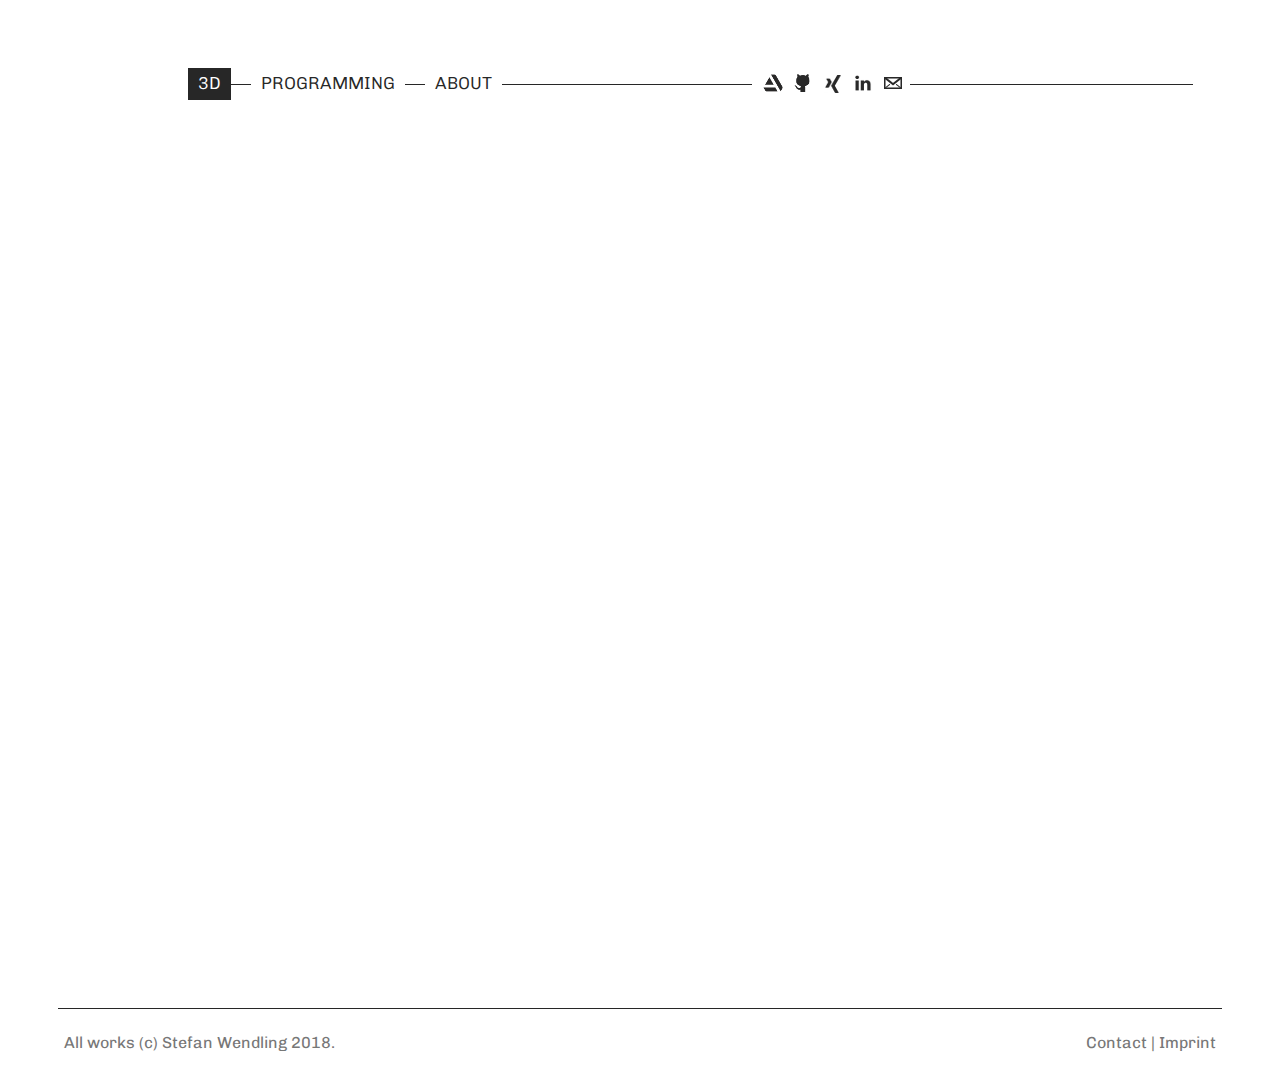
<file: index.html>
<html>
    <head>
        <link href="https://fonts.googleapis.com/css?family=Chivo:300,700i" rel="stylesheet"> 
        <link rel="stylesheet" type="text/css" href="css/style.css">
        <script type="text/javascript" src = "js/jsfunctions.js"></script>
        <meta charset="windows-1252">
        <link href="images/favicon.ico" rel="icon" type="image/ico" />
        <title>Stefan Wendling</title>
    </head>
    <body onresize="calc_contentgrid();">
        <div id="menu_entry" data-active="0"></div>
        
        <div class="content_block">
            <div class="content_wrapper" id="projects_entry">
            </div>
        </div>
        
        <script>drawHeader();</script>
        <script>drawProjects();</script>
        <script>calcContentgrid();</script>
        <script>drawFooter();</script>
        
        
    </body>
</html>
</file>
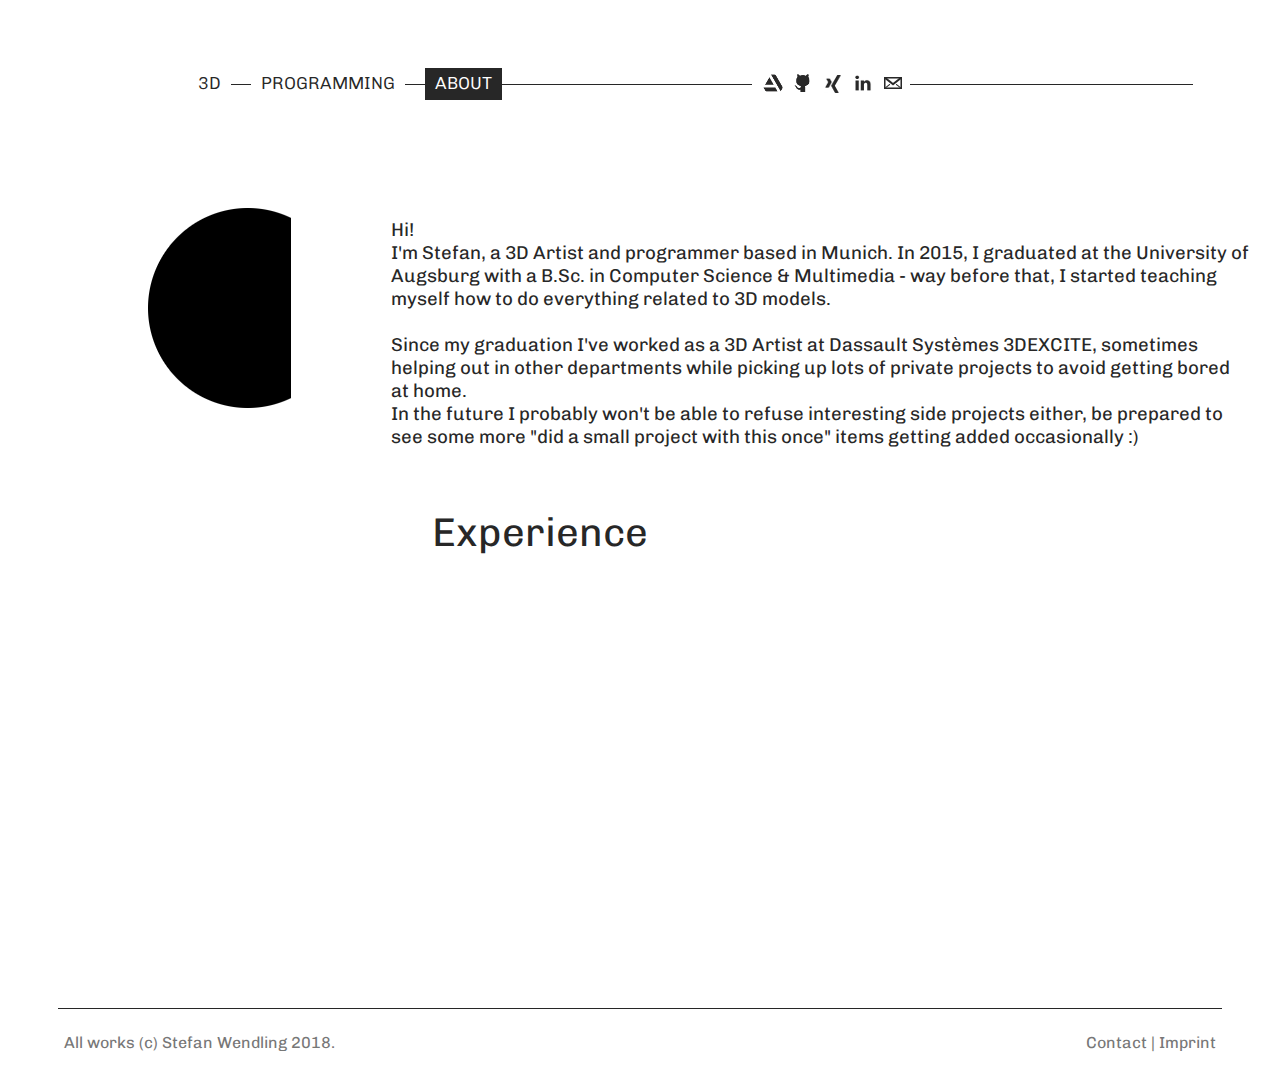
<file: about.html>
<html>
    <head>
        <link href="https://fonts.googleapis.com/css?family=Chivo:300,700i" rel="stylesheet"> 
        <link rel="stylesheet" type="text/css" href="css/style.css">
        <script type="text/javascript" src = "js/jsfunctions.js"></script>
        <meta charset="windows-1252">
        <link href="images/favicon.ico" rel="icon" type="image/ico" />
        <title>Stefan Wendling</title>
    </head>
    <body onresize="calc_contentgrid();">
        <div id="menu_entry" data-active="2"></div>
        
        <div class="content_block">
            <div class="content_wrapper_about">
                <div class="noselect profileblock">
                    <div class="profilepic"></div>
                        <div class="profiletext">
                        
                            Hi! <br> I'm Stefan, a 3D Artist and programmer based in Munich. 
                            In 2015, I graduated at the University of Augsburg with a B.Sc. in Computer Science & Multimedia - way before that, I started teaching myself how to do everything related to 3D models. <br><br>
                            Since my graduation I've worked as a 3D Artist at Dassault Syst�mes 3DEXCITE, sometimes helping out in other departments while picking up lots of private projects to avoid getting bored at home. <br>
                            In the future I probably won't be able to refuse interesting side projects either, be prepared to see some more "did a small project with this once" items getting added occasionally :) <br><br>
                      
                            
                            
                        </div>
                </div>
                <div class="noselect skillsheader">Experience</div>
                <div class="skillsblock" id="skills_ip">
                </div>
            </div>
        </div>
        
        <script>drawHeader();drawSkills();drawFooter();</script>
        
        
        
    </body>
</html>
</file>
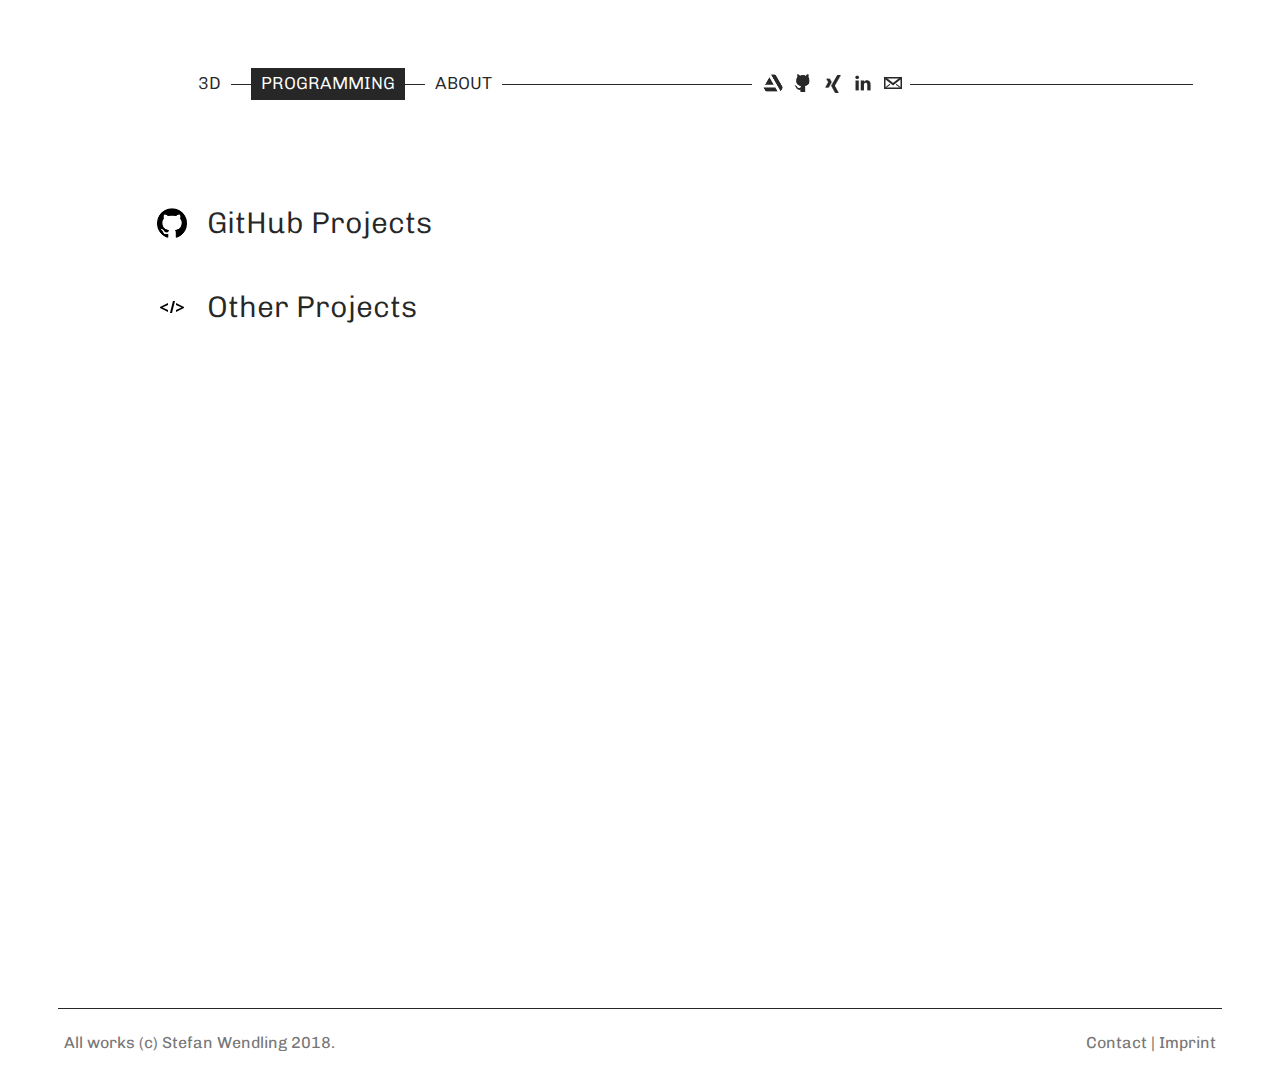
<file: experience.html>
<html>
    <head>
        <link href="https://fonts.googleapis.com/css?family=Chivo:300,300i" rel="stylesheet"> 
        <link rel="stylesheet" type="text/css" href="css/style.css">
        <script type="text/javascript" src = "js/jsfunctions.js"></script>
        <meta charset="windows-1252">
        <link href="images/favicon.ico" rel="icon" type="image/ico" />
        <title>Stefan Wendling</title>
    </head>
    <body onresize="calc_contentgrid();">
        <div id="menu_entry" data-active="1"></div>
        
        <div class="content_block">
            <div class="content_wrapper_exp">
                <div class = "content_coding">
                    <div class = "content_coding_header_img">
                        <img src = "images/git_big.png">
                    </div>
                    <div class = "noselect content_coding_header">
                        GitHub Projects
                    </div>
                    <div class = "menu_spacer_submenu"></div>
                    <div id="git_entry"></div>
                        
                </div>
                <br>
                <br>
                <br>
                
                <div class = "content_coding">
                    <div class = "content_coding_header_img">
                        <img src = "images/coding_other_big.png">
                    </div>
                    <div class = "noselect content_coding_header">
                        Other Projects
                    </div>
                    <div class = "menu_spacer_submenu"></div>
                    <div id="other_entry"></div>
                        
                </div>
                <br>
                <br>
                <br>
            
        </div>
            
            
        </div>
        
        <script>drawHeader();</script>
        <script>drawFooter();drawRepos();</script>
        
        
    </body>
</html>
</file>
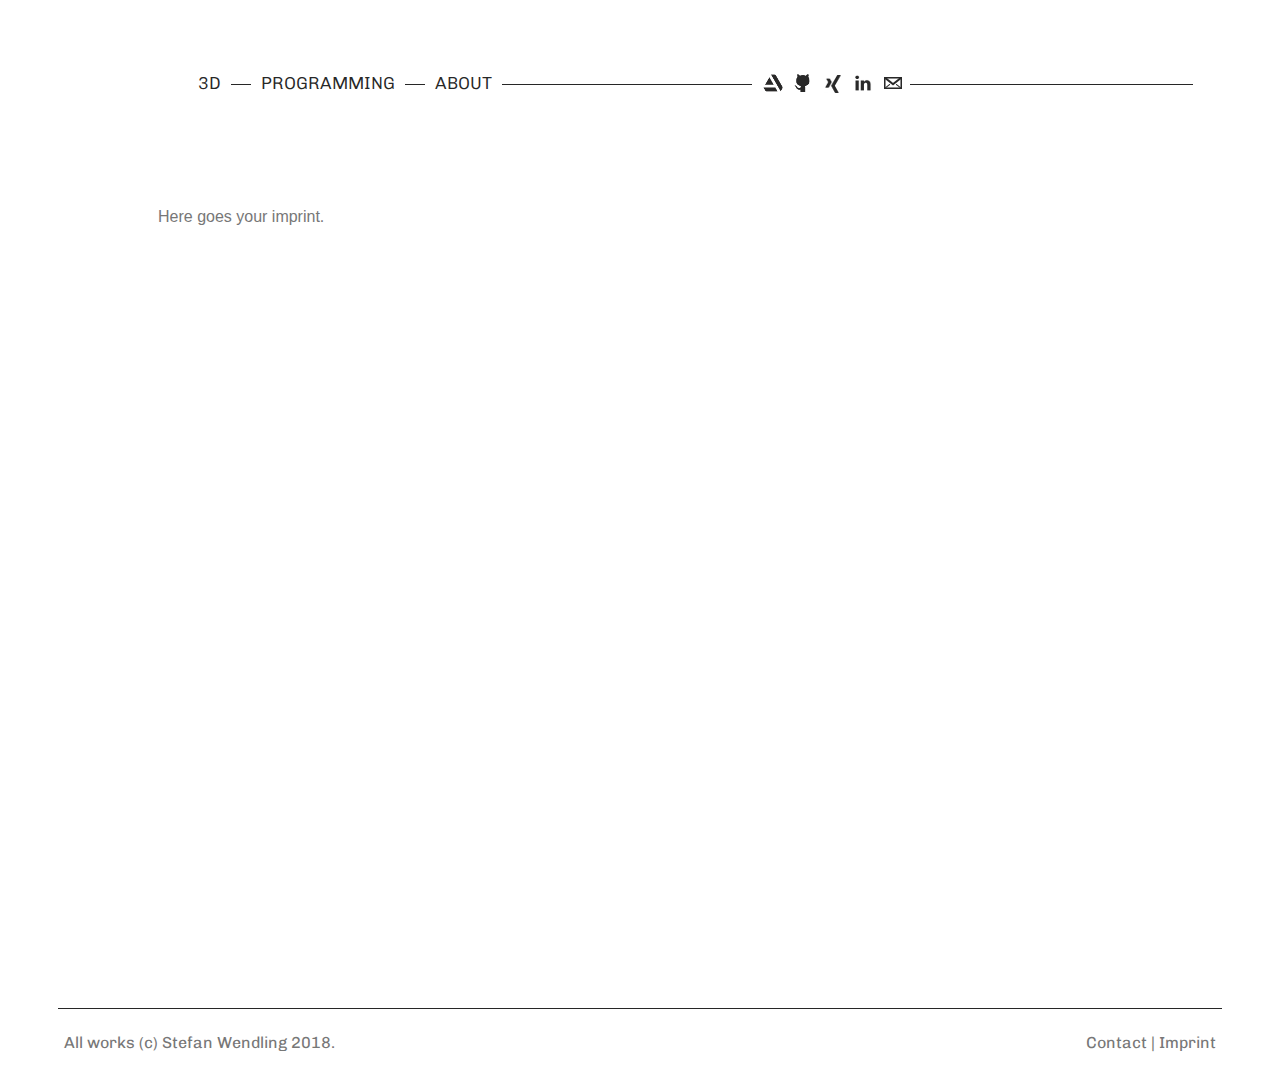
<file: imprint.html>
<html>
    <head>
        <link href="https://fonts.googleapis.com/css?family=Chivo:300,700i" rel="stylesheet"> 
        <link rel="stylesheet" type="text/css" href="css/style.css">
        <link rel="stylesheet" type="text/css" href="mail/mail.css">
        <script type="text/javascript" src = "js/jsfunctions.js"></script>
        <script type="text/javascript" src = "mail/mail.js"></script>
        <meta charset="windows-1252">
        <link href="images/favicon.ico" rel="icon" type="image/ico" />
        <title>REPLACEME_your_title</title>
    </head>
    <body>
        <div id="menu_entry" data-active="-1"></div>
        
        <div class="content_block">
            <div class="content_wrapper" style="display:block;margin-left:150px;font-family: Arial, sans-serif;font-size: 12pt;width: 50%;color:#777;">
                Here goes your imprint.
            </div>
        </div>
        
        <script>drawHeader();</script>
        <script>drawFooter();</script>
        
        
    </body>
</html>
</file>
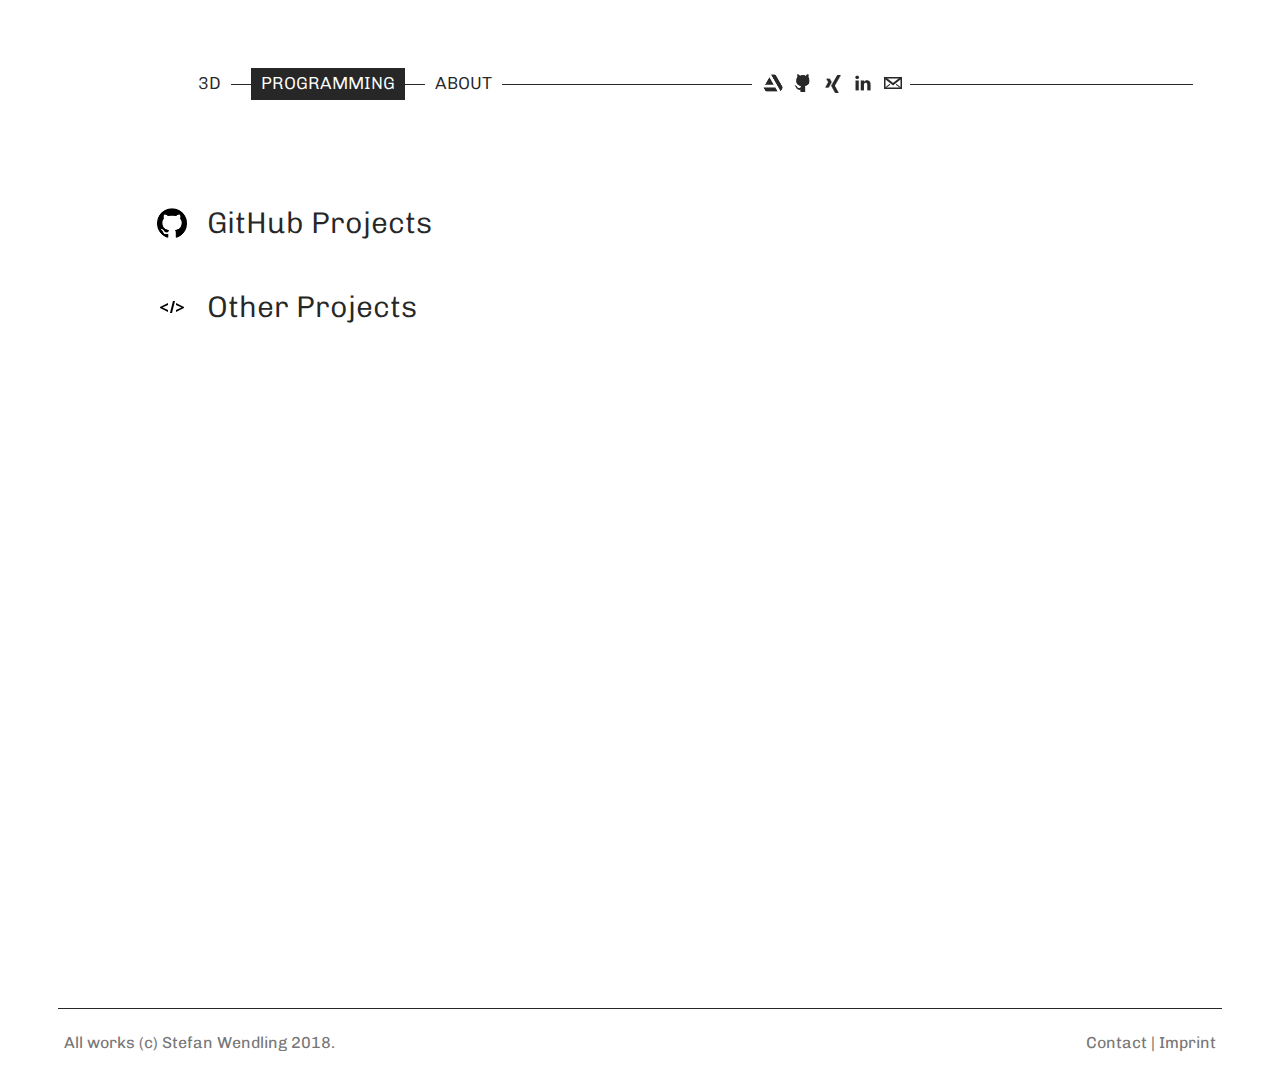
<file: programming.html>
<html>
    <head>
        <link href="https://fonts.googleapis.com/css?family=Chivo:300,300i" rel="stylesheet"> 
        <link rel="stylesheet" type="text/css" href="css/style.css">
        <link rel="stylesheet" type="text/css" href="mail/mail.css">
        <script type="text/javascript" src = "js/jsfunctions.js"></script>
        <script type="text/javascript" src = "mail/mail.js"></script>
        <meta charset="windows-1252">
        <link href="images/favicon.ico" rel="icon" type="image/ico" />
        <title>REPLACEME_your_title</title>
    </head>
    <body>
        <div id="menu_entry" data-active="1"></div>
        
        <div class="content_block">
            <div class="content_wrapper_exp">
                <div class = "content_coding">
                    <div class = "content_coding_header_img">
                        <img src = "images/git_big.png">
                    </div>
                    <div class = "noselect content_coding_header">
                        GitHub Projects
                    </div>
                    <div class = "menu_spacer_submenu"></div>
                    <div id="git_entry"></div>
                        
                </div>
                <br>
                <br>
                <br>
                
                <div class = "content_coding">
                    <div class = "content_coding_header_img">
                        <img src = "images/coding_other_big.png">
                    </div>
                    <div class = "noselect content_coding_header">
                        Other Projects
                    </div>
                    <div class = "menu_spacer_submenu"></div>
                    <div id="other_entry"></div>
                        
                </div>
                <br>
                <br>
                <br>
            
        </div>
            
            
        </div>
        
        <script>drawHeader();</script>
        <script>drawFooter();drawRepos();</script>
        
        
    </body>
</html>
</file>
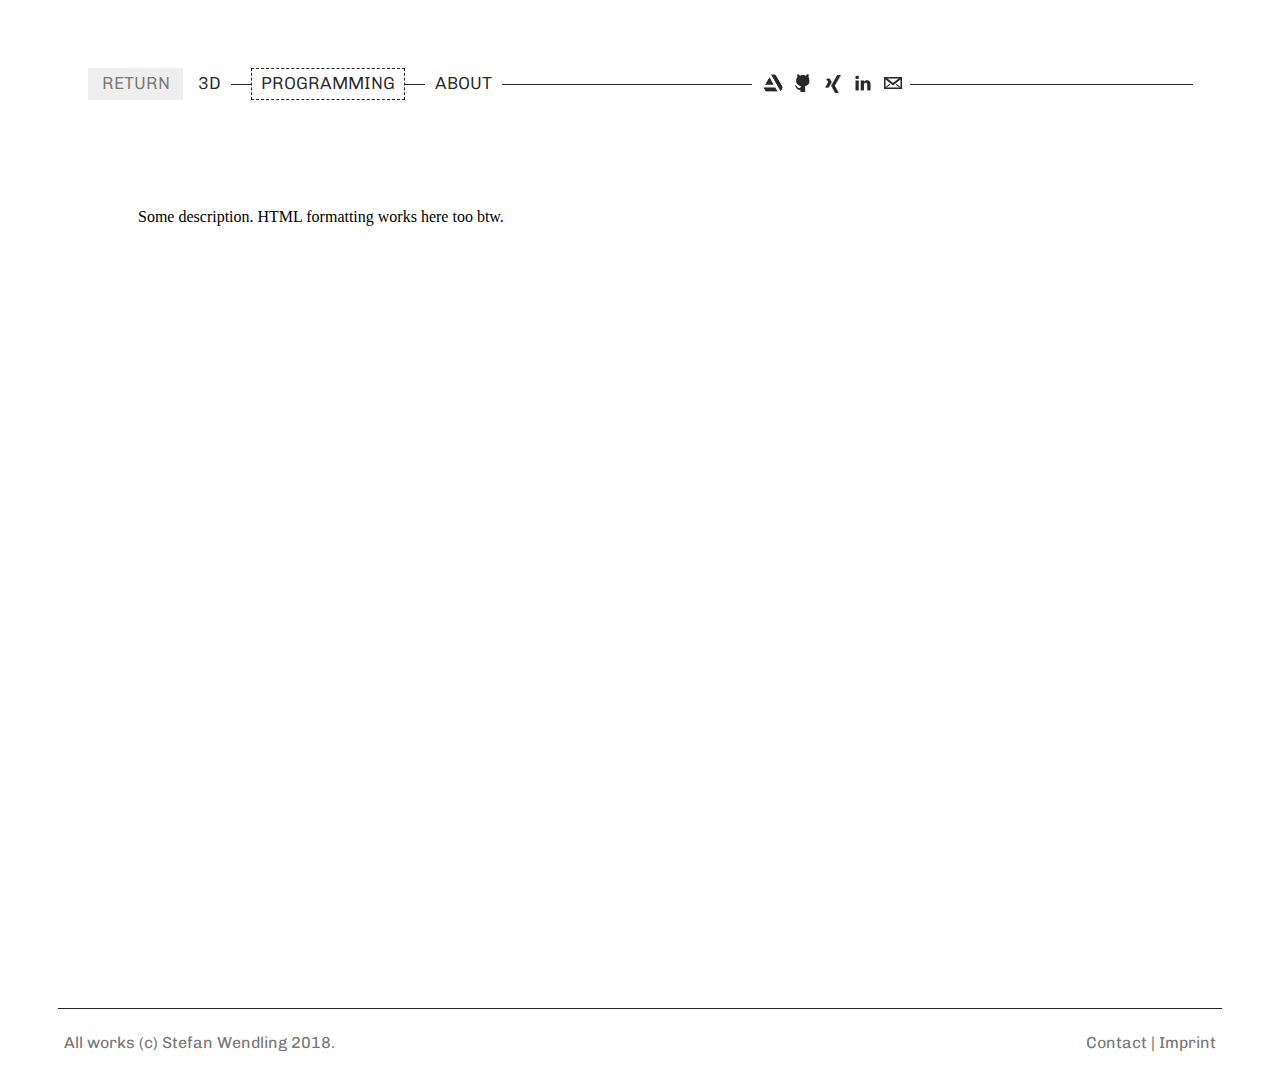
<file: codeprojects/example/project.html>
<html>
    <head>
        <link href="https://fonts.googleapis.com/css?family=Chivo:300,700i" rel="stylesheet"> 
        <link rel="stylesheet" type="text/css" href="../../css/style.css">
        <link rel="stylesheet" type="text/css" href="../../gallery/gallery.css">
        <link rel="stylesheet" type="text/css" href="../../mail/mail.css">
        <script type="text/javascript" src = "../../js/jsfunctions.js"></script>
        <script type="text/javascript" src = "../../gallery/gallery.js"></script>
        <script type="text/javascript" src = "../../mail/mail.js"></script>
        <meta charset="windows-1252">
        <link href="../../images/favicon.ico" rel="icon" type="image/ico" />
        <title>Stefan Wendling</title>
        <meta name="title" content="Example">
        <meta name="descr" content="An example.">
        <meta name="software" content='["C-Sharp", "Unity"]'>
        <meta name="downloads" content='["example.zip"]'>
    </head>
    <body>
        <div id="menu_entry" data-active="4"></div>
        
        <div class="content_block">
            <div class="content_wrapper" id="project_entry">
                Some description. HTML formatting works here too btw.
            </div>
        </div>
        
        <script>drawHeader();</script>
        <script>drawRepoProject();</script>
        <script>drawFooter();</script>
        
        
    </body>
</html>
</file>
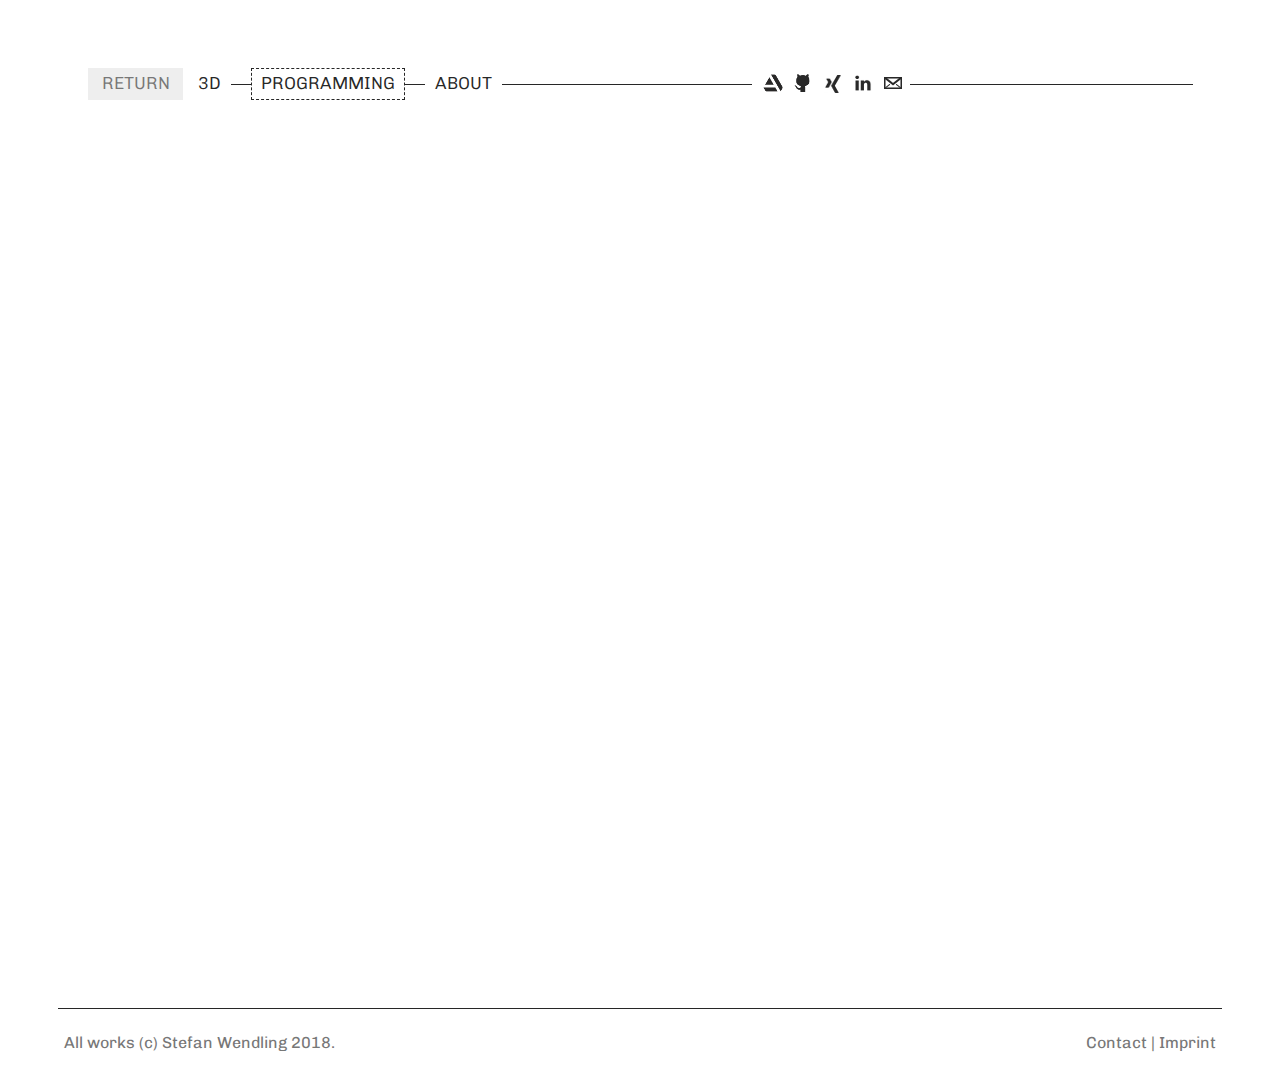
<file: codeprojects/test1/project.html>
<html>
    <head>
        <link href="https://fonts.googleapis.com/css?family=Chivo:300,700i" rel="stylesheet"> 
        <link rel="stylesheet" type="text/css" href="../../css/style.css">
        <link rel="stylesheet" type="text/css" href="../../gallery/gallery.css">
        <script type="text/javascript" src = "../../js/jsfunctions.js"></script>
        <script type="text/javascript" src = "../../gallery/gallery.js"></script>
        <meta charset="windows-1252">
        <link href="../../images/favicon.ico" rel="icon" type="image/ico" />
        <title>Stefan Wendling</title>
        <meta name="title" content="Testprojekt">
        <meta name="descr" content="Lorem ipsum dolor sit amet">
        <meta name="description" content="Lorem ipsum dolor sit ametLorem ipsum dolor sit ametLorem ipsum dolor sit ametLorem ipsum dolor sit ametLorem ipsum dolor sit ametLorem ipsum dolor sit ametLorem ipsum dolor sit ametLorem ipsum dolor sit ametLorem ipsum dolor sit ametLorem ipsum dolor sit ametLorem ipsum dolor sit ametLorem ipsum dolor sit ametLorem ipsum dolor sit ametLorem ipsum dolor sit ametLorem ipsum dolor sit ametLorem ipsum dolor sit ametLorem ipsum dolor sit amet">
        <meta name="software" content='["C", "C++", "Java", "PHP", "Python", "Javascript", "C-Sharp", "HTML"]'>
    </head>
    <body onresize="calc_contentgrid();">
        <div id="menu_entry" data-active="4"></div>
        
        <div class="content_block">
            <div class="content_wrapper" id="project_entry">
            </div>
        </div>
        
        <script>drawHeader();</script>
        <script>drawRepoProject();</script>
        <script>drawFooter();</script>
        
        
    </body>
</html>
</file>
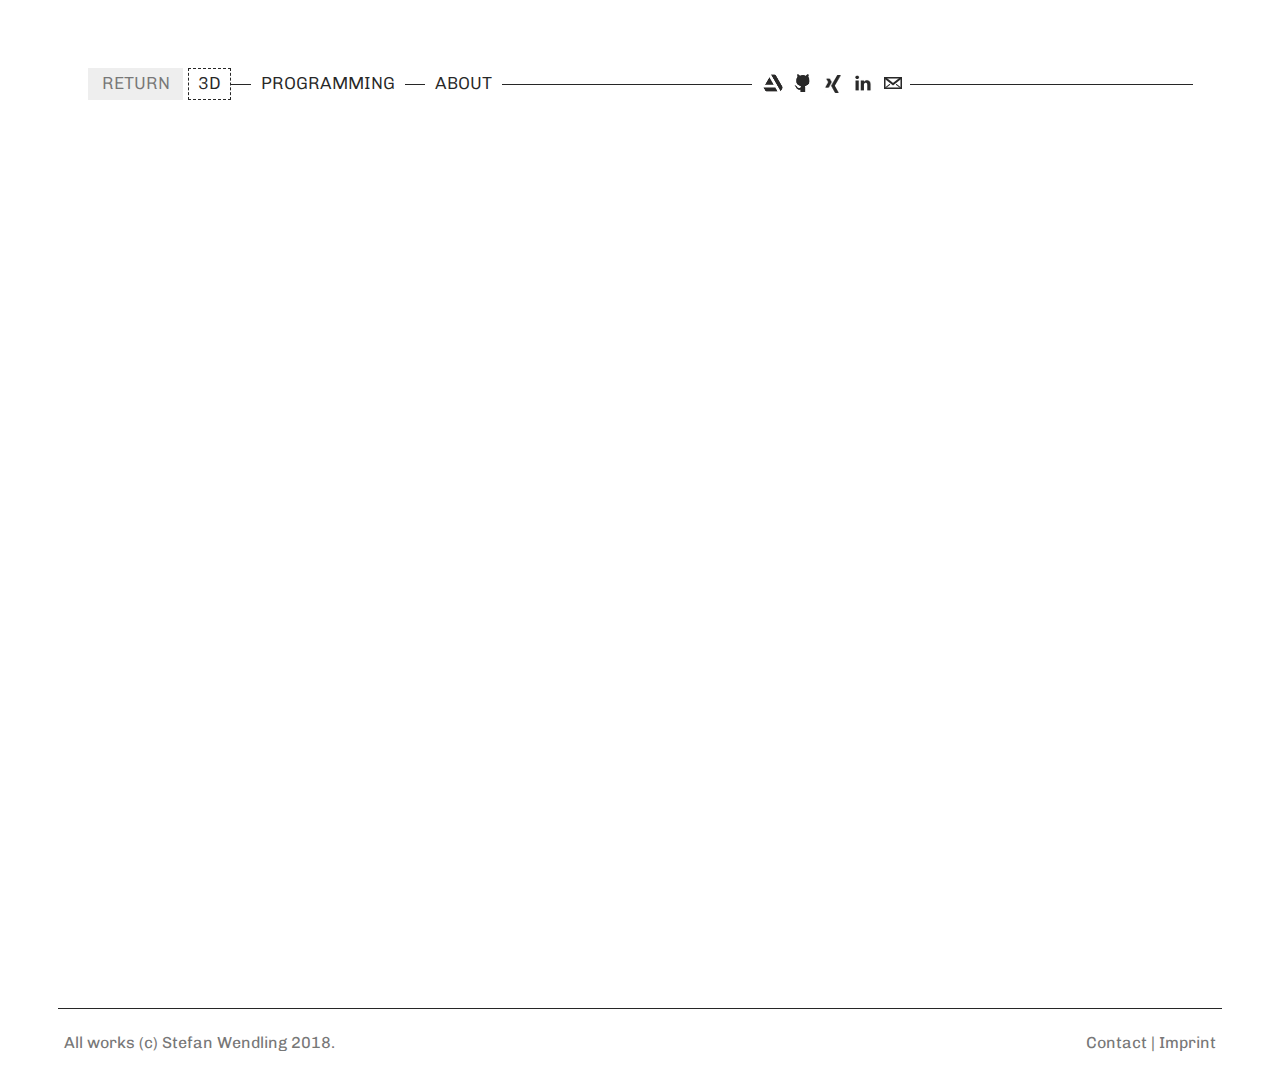
<file: projects/G_Substances/project.html>
<html>
    <head>
        <link href="https://fonts.googleapis.com/css?family=Chivo:300,700i" rel="stylesheet"> 
        <link rel="stylesheet" type="text/css" href="../../css/style.css">
        <link rel="stylesheet" type="text/css" href="../../gallery/gallery.css">
        <link rel="stylesheet" type="text/css" href="../../mail/mail.css">
        <script type="text/javascript" src = "../../js/jsfunctions.js"></script>
        <script type="text/javascript" src = "../../gallery/gallery.js"></script>
        <script type="text/javascript" src = "../../mail/mail.js"></script>
        <meta charset="windows-1252">
        <link href="../../images/favicon.ico" rel="icon" type="image/ico" />
        <title>REPLACEME_your_title</title>
        <meta name="title" content="Substances">
        <meta name="software" content='["sdesigner"]'>
        
    </head>
    <body>
        <div id="menu_entry" data-active="3"></div>
        
        <div class="content_block">
            <div class="content_wrapper" id="project_entry">
            </div>
        </div>
        
        <script>drawHeader();</script>
        <script>drawProject();</script>
        <script>drawFooter();</script>
        
        
    </body>
</html>
</file>
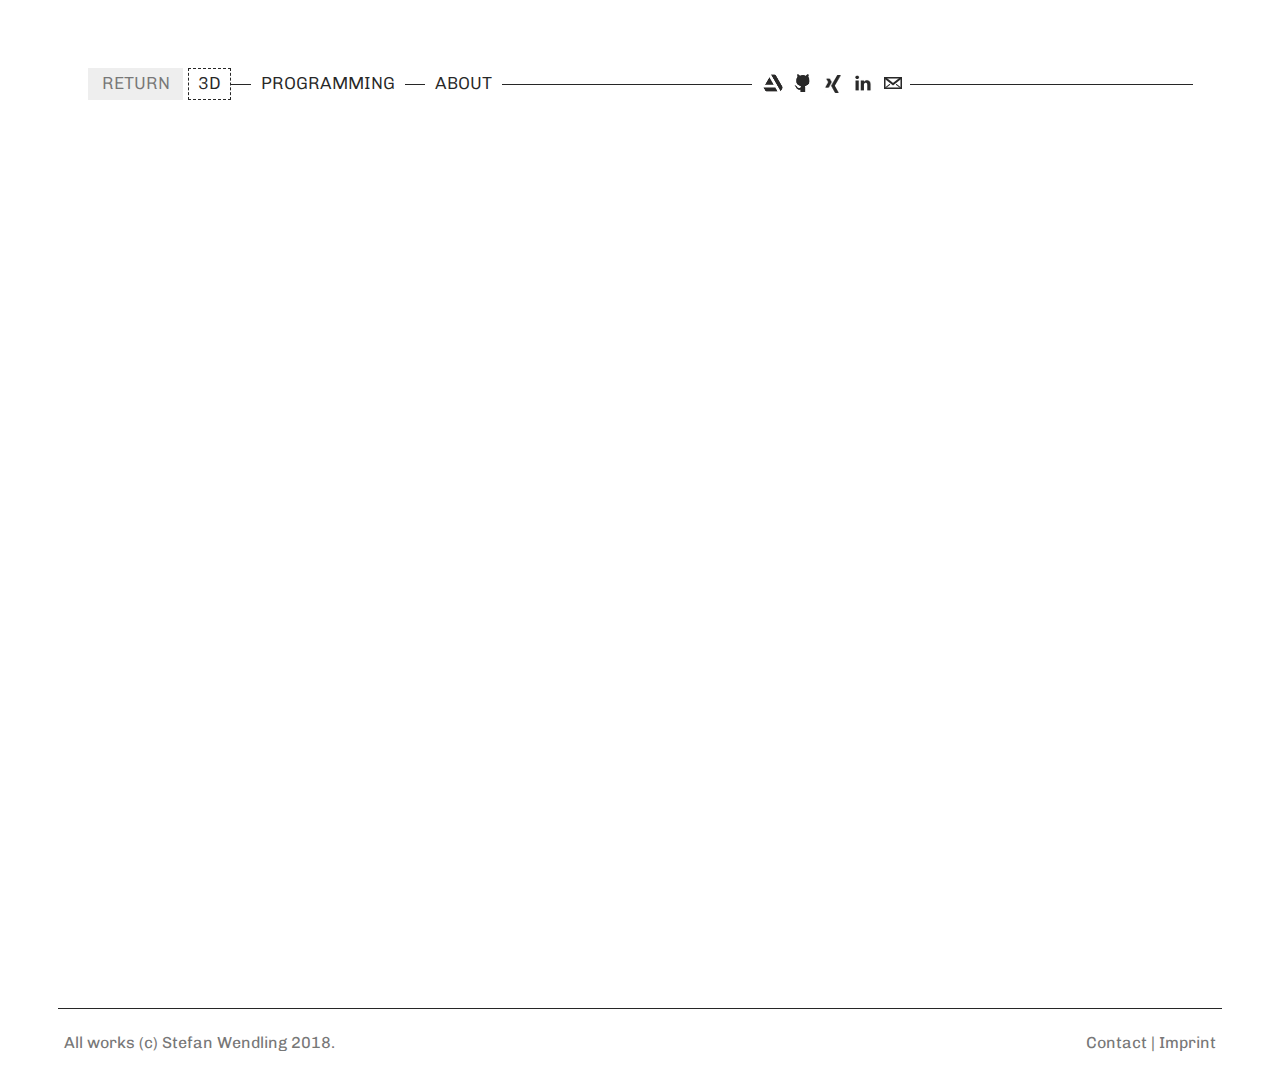
<file: projects/p1/project.html>
<html>
    <head>
        <link href="https://fonts.googleapis.com/css?family=Chivo:300,700i" rel="stylesheet"> 
        <link rel="stylesheet" type="text/css" href="../../css/style.css">
        <link rel="stylesheet" type="text/css" href="../../gallery/gallery.css">
        <script type="text/javascript" src = "../../js/jsfunctions.js"></script>
        <script type="text/javascript" src = "../../gallery/gallery.js"></script>
        <meta charset="windows-1252">
        <link href="../../images/favicon.ico" rel="icon" type="image/ico" />
        <title>Stefan Wendling</title>
        <meta name="title" content="Character">
        <meta name="video" content='["MqNAvZ96rXk"]'>
        <meta name="software" content='["blender","sdesigner","spainter","ue4"]'>
        
    </head>
    <body onresize="calc_contentgrid();">
        <div id="menu_entry" data-active="3"></div>
        
        <div class="content_block">
            <div class="content_wrapper" id="project_entry">
            </div>
        </div>
        
        <script>drawHeader();</script>
        <script>drawProject();</script>
        <script>drawFooter();</script>
        
        
    </body>
</html>
</file>
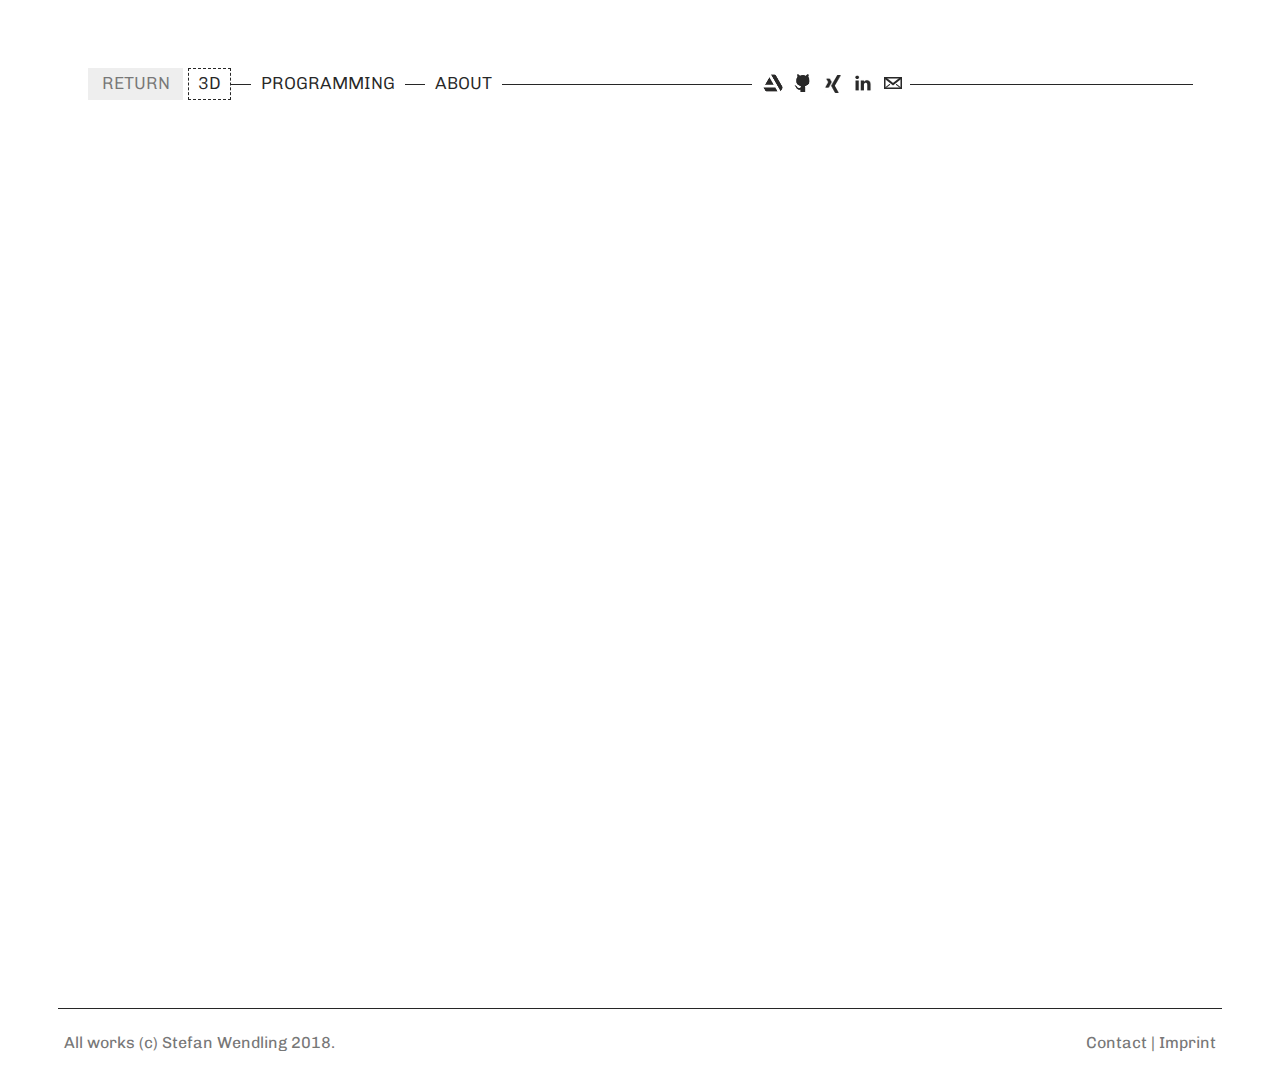
<file: projects/p2/project.html>
<html>
    <head>
        <link href="https://fonts.googleapis.com/css?family=Chivo:300,700i" rel="stylesheet"> 
        <link rel="stylesheet" type="text/css" href="../../css/style.css">
        <link rel="stylesheet" type="text/css" href="../../gallery/gallery.css">
        <script type="text/javascript" src = "../../js/jsfunctions.js"></script>
        <script type="text/javascript" src = "../../gallery/gallery.js"></script>
        <meta charset="windows-1252">
        <link href="../../images/favicon.ico" rel="icon" type="image/ico" />
        <title>Stefan Wendling</title>
        <meta name="title" content="Garage">
        <meta name="video" content='[]'>
        <meta name="software" content='["blender","sdesigner","spainter","ue4"]'>
    </head>
    <body onresize="calc_contentgrid();">
        <div id="menu_entry" data-active="3"></div>
        
        <div class="content_block">
            <div class="content_wrapper" id="project_entry">
            </div>
        </div>
        
        <script>drawHeader();</script>
        <script>drawProject();</script>
        <script>drawFooter();</script>
        
        
    </body>
</html>
</file>
<file: css/style.css>
/*variables*/

:root {
    --col: #fff;
    --complement: #272727;
    --complement_extreme: #000;
    --complement_extreme_transparent: rgba(0,0,0,0.6);
    --lowcontrast: #eee;
    --mediumcontrast: #bbb;
    --highcontrast: #777;
    --menu_line_h: 1px;
    --col_num_Content: 5;
    --element_size_Content: 275px;
    --contentHeight: 1px;
}

/*generic stuff*/

@keyframes spin {
    0% { transform: rotate(0deg); }
    100% { transform: rotate(360deg); }
}

@keyframes fadeIn {
    0% {opacity: 0;}
    100% {opacity: 1;}
}

@keyframes moveIn {
    0% {transform: translate(0px,10px);}
    100% {transform: translate(0px,0px);}  
}

@keyframes scaleIn {
    0% {transform: scale(0.85); opacity: 0.8;}
    100% {transform: scale(1); opacity: 1;}  
}



@font-face { font-family: 'title';
             src: url('../res/ostrich-regular.ttf') format('truetype'); }

body {
    
    overflow: auto;
    
}


a {
    
    color: var(--complement);
    text-decoration: none;
    
}


.noselect:hover {
    
    cursor:default;
 
}


.header {
    
    width: 100%;
    height: 170px;
    
    overflow: hidden;
}


.title {
    
    width: 500px;
    height: 120px;
    line-height: 120px;
    
    position: absolute;
    
    margin-top: 0px;
    margin-left: 57px;
    
    font-family: title, sans-serif;
    font-size: 65pt;
    color: var(--complement);
    
    overflow: hidden;
}


/*MENU*/

#menu_entry {
    
    height:150px;
    
}

.menu_container {
    
    width: 100%;
    height: 32px;
    
    position: absolute;
    
    margin-top: 60px;
    margin-left: -15px;
    
    overflow: hidden;
    
    white-space: nowrap;
    
    display: flex;
    
    font-family: 'Chivo', sans-serif;
    font-weight: 300;
    font-size: 13pt;
    
}


.menu_spacer {
    
    height: var(--menu_line_h);
    
    margin-top: 16px;
    
    background-color: var(--complement);
    
    display: inline-flex;
    flex-shrink: 0;
    
    vertical-align: middle;
    
}


.menu_spacer_invis {
    
    width: 10px;
    height: var(--menu_line_h);
    margin: 0px;
    margin-top: 16px;
    display: inline-flex;
    vertical-align: middle;
    flex-shrink: 0
}



.menu_item_disabled:hover, .menu_item_active:hover, .menu_item_back:hover, .menu_item_active_secondary:hover, .menu_item_active {
    
    height: 26px;
    padding: 4px 9px 0px 9px;
    margin: 0px;
    display: inline-block;
    
    border: 1px solid var(--complement);
    background-color: var(--complement);
    color: var(--col);
    transition: 0.07s ease-out;
    
    text-align: center;
    flex-shrink: 0

}

.menu_item_disabled {
    
    height: 26px;
    padding: 4px 9px 0px 9px;
    border-width: 0px;
    margin: 0px;
    display: inline-block;
    
    border: 1px solid var(--col);
    
    text-align: center;
    flex-shrink: 0
}


.menu_item_active_secondary {
    
    height: 26px;
    padding: 4px 9px 0px 9px;
    margin: 0px;
    display: inline-block;
    
    border: 1px dashed var(--complement);
    
    text-align: center;
    flex-shrink: 0
}


.menu_item_back {
    
    height: 26px;
    width: 75px;
    
    padding: 4px 9px 0px 9px;
    display: inline-block;
    
    color: var(--highcontrast);
    
    background-color: var(--lowcontrast);
    border: 1px solid var(--lowcontrast);
    
    text-align: center;
    flex-shrink: 0
}



.icon_item {
    
    position: relative;
    height: 26px;
    width: 26px;
    margin: 0px;
    margin-top:2px;
    display: inline-block;
    text-align: center;
    flex-shrink: 0
}

/*MENU|Icons*/

#icon_artst {
    
    background-image: url('../images/artstation.png');
    
}

#icon_artst:hover {
    
    background-image: url('../images/artstation_hov.png');
    
}

#icon_linked {
    
    background-image: url('../images/lin.png');
    
}

#icon_linked:hover {
    
    background-image: url('../images/lin_hov.png');
    
}

#icon_xing {
    
    background-image: url('../images/xing.png');
    
}

#icon_xing:hover {
    
    background-image: url('../images/xing_hov.png');
    
}

#icon_git {
    
    background-image: url('../images/git.png');
    
}

#icon_git:hover {
    
    background-image: url('../images/git_hov.png');
    
}

#icon_mail {
    
    background-image: url('../images/mail.png');
    
}

#icon_mail:hover {
    
    background-image: url('../images/mail_hov.png');
    
}


/*CONTENT*/


.content_block {
    width: 100%;
    height: var(--contentHeight);
    
}


.content_wrapper {
    
    margin: 50px 0px 0px 130px;
    position: relative;
    width: calc(100% - 110px);
    display: grid;
    grid-gap: 38px;
    grid-template-columns: repeat(var(--col_num_Content), auto);
    grid-auto-flow: row;
    justify-content: start;
    overflow: hidden;
}


.content_wrapper_exp {
    
    margin: 50px 0px 0px 100px;
    position: relative;
    width: calc(100% - 120px);
    overflow: hidden;
}

.content_wrapper_about {
    
    margin: 50px 0px 0px 100px;
    position: relative;
    width: calc(100% - 120px);
    overflow: hidden;
}


.content {
    
    width: var(--element_size_Content);
    height: var(--element_size_Content);
    background-color: var(--lowcontrast);
    
    background-position: center;
    
    grid-column-start: auto;
    grid-row-start: auto;
    
    cursor: pointer;
    
    position: relative;
}


.content_title_wrapper {
    
    width: var(--element_size_Content);
    height: 0px;
    
    transition: height;

    transition-delay: 0s;
    transition-duration: 0.05s;
    transition-timing-function: ease-out;
    
    border: 0px solid var(--col);
    
    background-color: var(--lowcontrast);
    
    position: absolute;
    bottom: 0px;

    border-bottom: 0px solid var(--col);

    
}

.content_title{
    
    
    height: 40px;
    
    position: absolute;
    top: 0px;
    
    margin-left: 10px;

    font-family: 'Chivo', sans-serif;
    font-weight: 300;
    font-size: 14pt;
    line-height: 40px;
    color: transparent;
    
}


.content:hover .content_title_wrapper {
    
    height: 40px;
    border-top-width: 5px;
    
    transition: height;
    
    
    transition-delay: 0s;
    transition-duration: 0.05s;
    transition-timing-function: ease-out;
}

.content:hover .content_title {
    
    transition: color;
    
    transition-delay: 0s;
    transition-duration: 0.05s;
    transition-timing-function: ease-out;
    color: var(--complement);
}

/*CONTENT | Project Subpages*/


.content_project {
    
    width: var(--element_size_Content);
    height: var(--element_size_Content);
    background-color: var(--lowcontrast);
    
    background-position: center;
    
    grid-column-start: auto;
    grid-row-start: auto;
    
    transform: scale(1);
    
    transition-delay: 0s;
    transition-duration: 0.1s;
    transition-timing-function: ease-out;
    
    cursor: pointer;
    
    position: relative;
}


.project_video_img {
    
    width:75px;
    height:75px;
    background-color: var(--col);
    -webkit-mask-image: url(../images/play.svg);
    -webkit-mask-size: 75px 75px;
    -webkit-mask-position: center;
    margin:100px;
    transform: scale(1);
    
    transition-delay: 0s;
    transition-duration: 0.1s;
    transition-timing-function: ease-out;
    
}

.content_project:hover {
    
    transform: scale(0.97);
    
    transition-delay: 0s;
    transition-duration: 0.1s;
    transition-timing-function: ease-out;
    
}

.content_project:hover .project_video_img {

    transform: scale(1.3);
    
    transition-delay: 0s;
    transition-duration: 0.1s;
    transition-timing-function: ease-out;
    
}


.project_title_wrapper {
    
    display: flex;
    
}

.project_title {
    
    height: var(--element_size_Content);
    width: var(--element_size_Content);

}

.project_title_text {
    
    width: var(--element_size_Content);
    height:60px;
    font-family: 'Chivo', sans-serif;
    font-size: 20pt;
    text-align: center;
    color: var(--col);
    line-height:60px;
    
    
    
    background-color: var(--complement);
    
    animation: scaleIn ;
    animation-delay: 0s;
    animation-duration: 0.2s;
    animation-timing-function: cubic-bezier(0,1,1,1);
    
}

.project_title_descr_wrapper {
    
    margin: 15px;
    
    display:grid;
    
    grid-gap: 15px;
    grid-template: repeat(3, 50px) / repeat(4, 50px);
    
    justify-content: start;
    
}

.project_title_descr {
    
    width: var(--element_size_Content);
    height:210px;
    border-top: 5px solid var(--col);
    
    background-color: var(--complement);
    
    animation: scaleIn ;
    animation-delay: 0s;
    animation-duration: 0.2s;
    animation-timing-function: cubic-bezier(0,1,1,1);

    
}

.project_title_descr_icon {
    
    width:50px;
    height:50px;


    grid-column-start: auto;
    grid-row-start: auto;
    
    position: relative;
    
}


/*CONTENT|Animated content loader UI*/

.content_loader_wrapper {
    
    width:500px;
    height:30px;
    display:flex;
    margin: 20px 0px 80px 100px;
    
}


.content_loader {
    
    border: 3px solid var(--col);
    border-top: 3px solid var(--complement);
    border-radius: 50%;
    width: 22px;
    height: 22px;
    animation: spin 2s linear infinite;
    
}

.content_loader_text {
    
    font-family: 'Chivo', sans-serif;
    font-weight: 300;
    font-size: 18pt;
    margin-left: 30px;
    
}





.content_content {
    
    width: var(--element_size_Content);
    height: 150px;
    margin-top: 145px;
    text-align: center;
    font-family: 'Chivo', sans-serif;
    font-size: 16pt;
    
}


/*CONTENT|CODING*/


.content_coding_item {
    
    margin-bottom: 20px;
    margin-top: 20px;
    font-family: 'Chivo', sans-serif;
    margin-left: 80px;
    padding:20px;
}


.content_coding_item_error {
    
    margin-bottom: 20px;
    margin-top: 40px;
    font-family: 'Chivo', sans-serif;
    margin-left: 80px;
    padding:20px;
}



.content_coding_item:hover {
    
    background-color: var(--lowcontrast);
    transition-timing-function: cubic-bezier(0,1,1,1);
    transition-delay: 0s;
    transition-duration: 0.1s;
}




.content_coding {
    
    width: 1000px;
    
    
}

.content_coding_header {
    
    margin-top: 0px;
    margin-left: 50px;
    font-family: 'Chivo', sans-serif;
    font-weight: 300;
    font-size: 30px;
    color: var(--complement);
    width:500px;
    line-height: 30px;
}

.content_coding_header_img {
    
    width:30px;
    height:30px;
    margin-right:20px;
    margin-left:49px;
    font-family: 'Chivo', sans-serif;
    font-size: 26px;
    color: var(--complement);
    float:left;
}




.content_headline {
    
    font-size: 22pt;
    color: var(--complement);
    
}

.content_subheadline {
    
    margin-top:2px;
    font-size: 14pt;
    color: var(--highcontrast);
    
}

.content_description {
    
    font-size: 12pt; 
    margin-top:15px;
    color: var(--complement);
}



/*CONTENT|ABOUT*/

.profileblock {

    height: 200px;
    display:flex;
    margin-top:0px;
    
}



.profilepic {
    
    background-image: url("../images/profilbild.png");
    width: 200px;
    height: 200px;
    margin: 0px 20px 0px 40px;
    
}


.profiletext {
    
    font-family: 'Chivo', sans-serif;
    font-size: 14pt;
    color: var(--complement);
    height: 200px;
    width: 1200px;
    margin: 10px 0px 0px 80px;
    
}


.skillsheader {
    
    margin: 100px 280px 50px 0px;
    font-family: 'Chivo', sans-serif;
    font-size: 30pt;
    color: var(--complement);
    text-align: center;
    
}


.skillsblock {
    
    font-family: 'Chivo', sans-serif;
    margin: 40px 200px 50px 0px;
    
    width: 1500px;
    display:flex;
    
}


.skills_list_header {
    
    font-size: 22pt;
    color: var(--highcontrast);
    text-align: center;
    
}


.skills_list {
    
    width: 750px;
    
}

.skills_list_body {
    
    margin: 60px 10px 10px 120px;
    
}

.skills_list_item {
    
    margin: 0px 0px 0px 0px;
    font-size: 18px;
    display:flex;
    padding: 15px 15px 15px 15px;
    
}


.skills_list_item_text {
    
    width:280px;
    
}


.skills_list_item_stars {
    
    width:180px;
    display:flex;
    
}

.skills_list_item_info {
    
    position:relative;
    bottom:10px;
    width:20px;
    height:20px;
    margin: 0px 0px 0px 10px;
    background-image: url("../images/info.png");
    
}

.skills_star {
    
    width: 28px;
    height: 27px;
    background-image: url("../images/star.svg");
    margin-left: 4px;
}

.skills_star_dampen {
    
    width: 28px;
    height: 27px;
    background-color: rgba(255,255,255,0.8);
    
}

/*CONTENT|Info Popup*/


.skills_list_item_infowrapper {
    
    position:absolute;
    bottom:25px;
    left:25px;
    width:300px;
    padding: 10px 10px 10px 10px;
    z-index:100;
    background-color: var(--complement_extreme);
    color: var(--mediumcontrast);
    border: 2px solid var(--col);
    
    animation: fadeIn, moveIn ;
    animation-delay: 0s;
    animation-duration: 0.1s;
    animation-timing-function: cubic-bezier(0,1,1,1);
}

.skills_info_item_sub {
    
    margin: 2px 0px 2px 0px;
    color: var(--col);
    
}



.software_list_item_infowrapper {
    
    position:absolute;
    bottom:55px;
    left:35px;
    padding: 5px;
    z-index:100;
    background-color: var(--lowcontrast);
    color: var(--complement);
    border: 2px solid var(--complement);
    
    
    font-family: 'Chivo', sans-serif;
    font-weight: 300;
    font-size: 12pt;
    
    
    
    animation: fadeIn, moveIn ;
    animation-delay: 0s;
    animation-duration: 0.1s;
    animation-timing-function: cubic-bezier(0,1,1,1);
}




/*FOOTER*/


.footer_wrapper {
    height: 50px;
    width:100%;
    display: inline;
    font-family: 'Chivo', sans-serif;
    font-size: 12pt;
    color: var(--highcontrast);
    
}

.footer_line {
    
    background-color: var(--complement);
    margin: 0px 50px 10px 50px;
    width: calc(100%-100px);
    height: 1px;
    
}

.footer_content {
    
    height:48px;
    width:100%;
    display: flex;
    
}

.footer_contact {
    

    vertical-align: middle;
    margin-left: auto;
    padding-left: 20px;
    width:186px;
    height: 48px;
    line-height: 48px;
    
}

.footer_copyright {
    

    margin-right:0px;
    vertical-align: middle;
    margin-right: auto;
    padding-left: 56px;
    width:400px;
    height: 48px;
    line-height: 48px;
    
}
</file>
<file: mail/mail.css>
.m_blocker {
    
    position: fixed;
    left: 0px;
    top: 0px;
    width: 100%;
    height: 100%;
    z-index: 800;
    background-color: rgba(255,255,255,0.7);
    
}

.m_content {
    
    position:fixed;
    top: 50%;
    left: 50%;
    transform: translate(-50%, -50%);
    background-color: black;
   
}

.m_wrapper {
    background-color: white;
    border: 1px solid black;  
}

textarea, input {
    
    font-family: Arial, sans-serif;
    width: calc(100% - 40px);
    font-size: 14px;
    overflow: auto;
    margin: 20px;
    margin-bottom: 0px;
    background-color: #f2f2f2;
    border: 1px solid #e7e7e7;
    padding: 8px;
}

textarea {
    
    min-height:250px;
    min-width: calc(100% - 40px);
    
}

.m_bottomspace {
    
    margin-bottom:20px;
    
}

.m_button {
    
    margin: auto;
    margin-bottom: 20px;
    background-color: #e7e7e7;
    height: 50px;
    width:120px;
    
} 

.m_button:hover {
    
    background-color: #ccc;
    
}
</file>
<file: gallery/gallery.css>
@keyframes g_spin {
    0% { transform: rotate(0deg); }
    100% { transform: rotate(360deg); }
}

.g_blocker {
    
    position: fixed;
    left: 0px;
    top: 0px;
    width: 100%;
    height: 100%;
    z-index: 800;
    background-color: rgba(0,0,0,0.95);
    
}

.g_content {
    
    position:fixed;
    top: 50%;
    left: 50%;
    transform: translate(-50%, -50%);
    background-color: black;
    
    
    
}


.g_elem {
}
</file>
